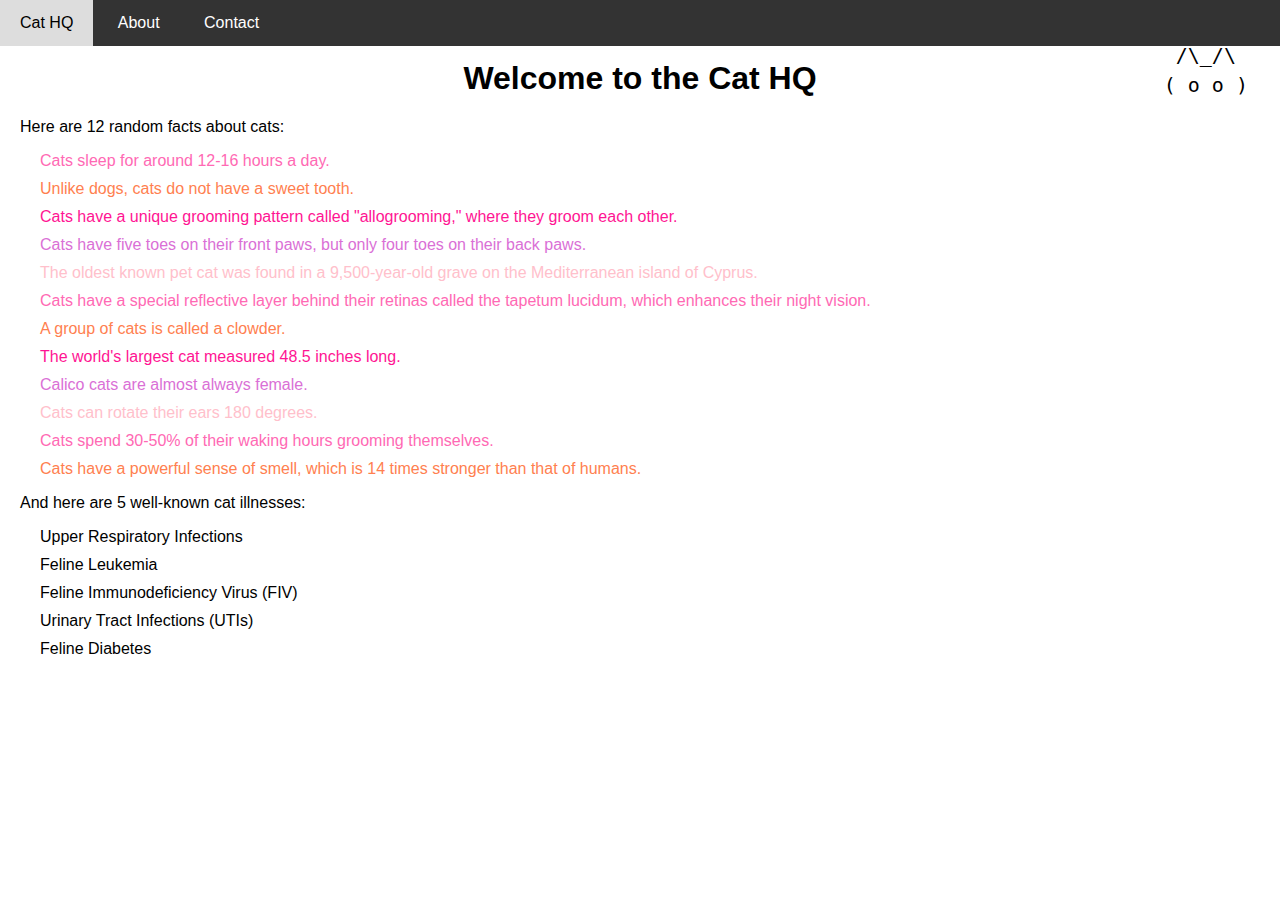
<file: index.html>
<!DOCTYPE html>
<html lang="en">
<head>
    <meta charset="UTF-8">
    <meta name="viewport" content="width=device-width, initial-scale=1.0">
    <title>Cat HQ | Welcome to the Cat HQ</title>
    <style>
        /* Simple CSS for body text */
        body {
            font-family: Arial, sans-serif;
            margin: 0;
            padding: 20px;
            text-align: left;
            position: relative;
        }
        h1 {
            text-align: center;
            margin-top: 40px; /* Two text lines distance from navigation */
        }
        p {
            margin-bottom: 15px;
        }
        ol {
            list-style-type: none;
            padding-left: 20px;
        }
        ol li {
            margin-bottom: 10px;
        }
        .cat-container {
            font-size: 20px;
            line-height: 1.5;
            text-align: center;
            position: absolute;
            top: 20px;
            right: 20px;
        }
        nav {
            background-color: #333;
            overflow: hidden;
            width: 100%;
            position: absolute;
            top: 0;
            left: 0;
        }
        nav a {
            display: inline-block;
            color: white;
            text-align: center;
            padding: 14px 20px;
            text-decoration: none;
        }
        nav a:hover {
            background-color: #ddd;
            color: black;
        }
    </style>
</head>
<body>
    <!-- Navigation Pane -->
    <nav>
        <a href="index.html">Cat HQ</a>
        <a href="about.html">About</a>
        <a href="contact.html">Contact</a>
    </nav>
    
    <!-- Title Page -->
    <div id="title-page">
        <h1>Welcome to the Cat HQ</h1>
        <p>Here are 12 random facts about cats:</p>
        <ol>
            <li style="color: #FF69B4;">Cats sleep for around 12-16 hours a day.</li>
            <li style="color: #FF7F50;">Unlike dogs, cats do not have a sweet tooth.</li>
            <li style="color: #FF1493;">Cats have a unique grooming pattern called "allogrooming," where they groom each other.</li>
            <li style="color: #DA70D6;">Cats have five toes on their front paws, but only four toes on their back paws.</li>
            <li style="color: #FFC0CB;">The oldest known pet cat was found in a 9,500-year-old grave on the Mediterranean island of Cyprus.</li>
            <li style="color: #FF69B4;">Cats have a special reflective layer behind their retinas called the tapetum lucidum, which enhances their night vision.</li>
            <li style="color: #FF7F50;">A group of cats is called a clowder.</li>
            <li style="color: #FF1493;">The world's largest cat measured 48.5 inches long.</li>
            <li style="color: #DA70D6;">Calico cats are almost always female.</li>
            <li style="color: #FFC0CB;">Cats can rotate their ears 180 degrees.</li>
            <li style="color: #FF69B4;">Cats spend 30-50% of their waking hours grooming themselves.</li>
            <li style="color: #FF7F50;">Cats have a powerful sense of smell, which is 14 times stronger than that of humans.</li>
        </ol>
        <p>And here are 5 well-known cat illnesses:</p>
        <ol>
            <li>Upper Respiratory Infections</li>
            <li>Feline Leukemia</li>
            <li>Feline Immunodeficiency Virus (FIV)</li>
            <li>Urinary Tract Infections (UTIs)</li>
            <li>Feline Diabetes</li>
        </ol>
    </div>
    <!-- Cat ASCII Art -->
    <div class="cat-container">
        <pre>
 /\_/\  
( o o ) 
        </pre>
    </div>
</body>
</html>
</file>
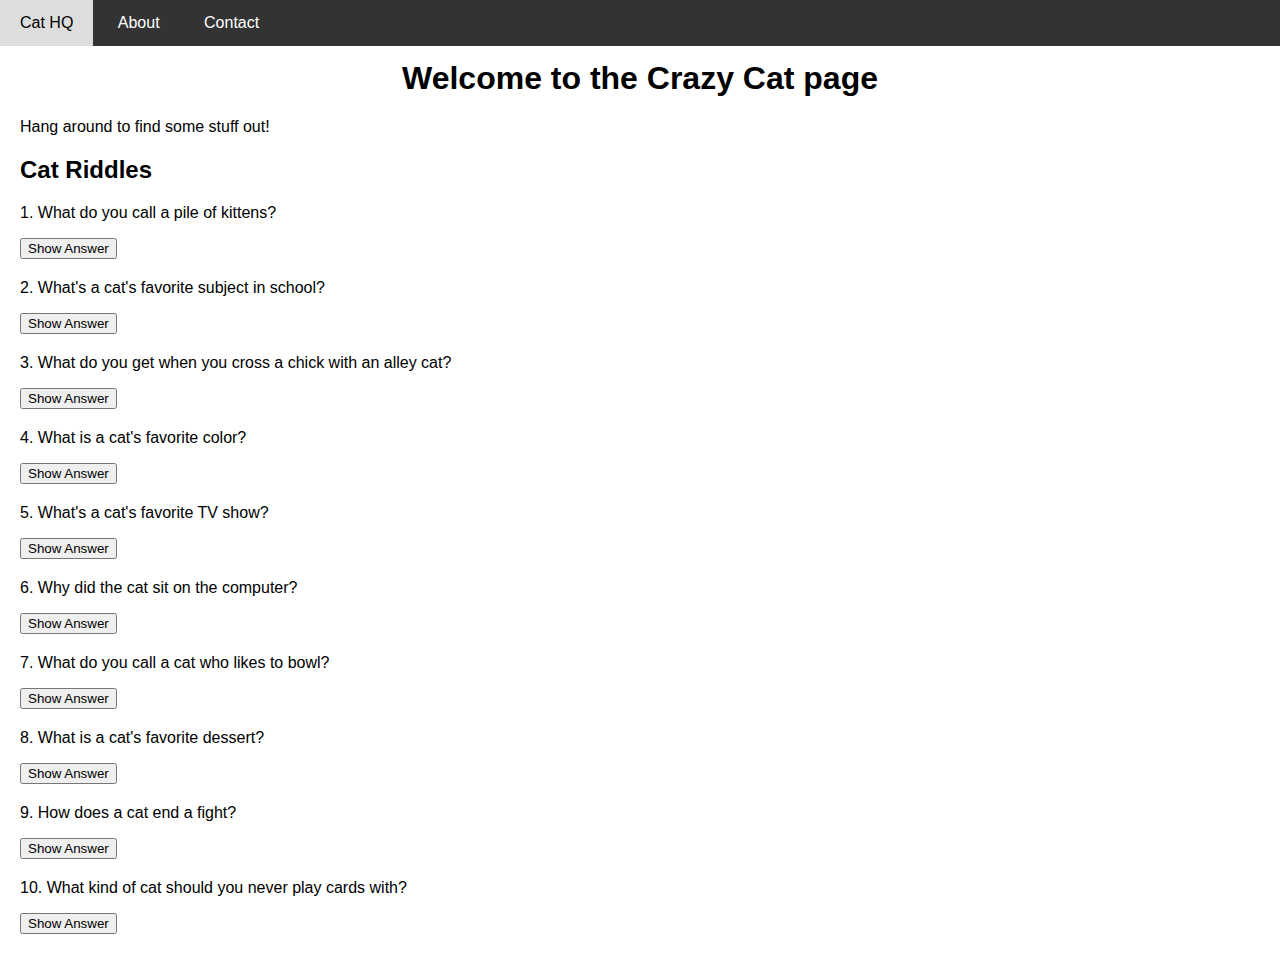
<file: about.html>
<!DOCTYPE html>
<html lang="en">
<head>
    <meta charset="UTF-8">
    <meta name="viewport" content="width=device-width, initial-scale=1.0">
    <title>Cat HQ | Welcome to the Crazy Cat page</title>
    <style>
        /* Simple CSS for body text */
        body {
            font-family: Arial, sans-serif;
            margin: 0;
            padding: 20px;
            text-align: left;
            background-color: #fff; /* Initial background color */
        }
        h1 {
            text-align: center;
            margin-top: 40px; /* Two text lines distance from navigation */
        }
        nav {
            background-color: #333;
            overflow: hidden;
            width: 100%;
            position: absolute;
            top: 0;
            left: 0;
        }
        nav a {
            display: inline-block;
            color: white;
            text-align: center;
            padding: 14px 20px;
            text-decoration: none;
        }
        nav a:hover {
            background-color: #ddd;
            color: black;
        }
        .riddle-list {
            margin-top: 20px;
        }
        .riddle {
            margin-bottom: 20px;
        }
        .answer {
            display: none;
        }
    </style>
</head>
<body>
    <!-- Navigation Pane -->
    <nav>
        <a href="index.html" id="catHQLink">Cat HQ</a>
        <a href="about.html" id="aboutLink">About</a>
        <a href="contact.html" id="contactLink">Contact</a>
    </nav>
    
    <h1>Welcome to the Crazy Cat page</h1>
    <p>Hang around to find some stuff out!</p>

    <!-- Cat Riddles -->
    <div class="riddle-list">
        <h2>Cat Riddles</h2>
        <div class="riddle">
            <p>1. What do you call a pile of kittens?</p>
            <button onclick="showAnswer(1)">Show Answer</button>
            <p class="answer" id="answer1">A meow-tain!</p>
        </div>
        <div class="riddle">
            <p>2. What's a cat's favorite subject in school?</p>
            <button onclick="showAnswer(2)">Show Answer</button>
            <p class="answer" id="answer2">Hisstory!</p>
        </div>
        <div class="riddle">
            <p>3. What do you get when you cross a chick with an alley cat?</p>
            <button onclick="showAnswer(3)">Show Answer</button>
            <p class="answer" id="answer3">A peeping tom!</p>
        </div>
        <div class="riddle">
            <p>4. What is a cat's favorite color?</p>
            <button onclick="showAnswer(4)">Show Answer</button>
            <p class="answer" id="answer4">Purr-ple!</p>
        </div>
        <div class="riddle">
            <p>5. What's a cat's favorite TV show?</p>
            <button onclick="showAnswer(5)">Show Answer</button>
            <p class="answer" id="answer5">The evening mews!</p>
        </div>
        <div class="riddle">
            <p>6. Why did the cat sit on the computer?</p>
            <button onclick="showAnswer(6)">Show Answer</button>
            <p class="answer" id="answer6">Because it wanted to keep an eye on the mouse!</p>
        </div>
        <div class="riddle">
            <p>7. What do you call a cat who likes to bowl?</p>
            <button onclick="showAnswer(7)">Show Answer</button>
            <p class="answer" id="answer7">An alley cat!</p>
        </div>
        <div class="riddle">
            <p>8. What is a cat's favorite dessert?</p>
            <button onclick="showAnswer(8)">Show Answer</button>
            <p class="answer" id="answer8">Mice cream!</p>
        </div>
        <div class="riddle">
            <p>9. How does a cat end a fight?</p>
            <button onclick="showAnswer(9)">Show Answer</button>
            <p class="answer" id="answer9">With a hiss-tory lesson!</p>
        </div>
        <div class="riddle">
            <p>10. What kind of cat should you never play cards with?</p>
            <button onclick="showAnswer(10)">Show Answer</button>
            <p class="answer" id="answer10">A cheetah!</p>
        </div>
    </div>

    <script>
        function showAnswer(id) {
            var answer = document.getElementById('answer' + id);
            if (answer.style.display === 'none') {
                answer.style.display = 'block';
                changeBackgroundColor(); // Call function to change background color along the dark blue spectrum
            } else {
                answer.style.display = 'none';
            }
        }

        function changeBackgroundColor() {
            var body = document.querySelector('body');
            var colors = ['#00008B', '#0000CD', '#0000FF']; // Dark blue spectrum colors
            var bgColor = colors[Math.floor(Math.random() * colors.length)];
            body.style.backgroundColor = bgColor;
            localStorage.setItem('bgColor', bgColor); // Store the background color in localStorage
        }

        // Check for stored background color and set it on page load
        window.addEventListener('load', function() {
            var storedBgColor = localStorage.getItem('bgColor');
            if (storedBgColor) {
                var body = document.querySelector('body');
                body.style.backgroundColor = storedBgColor;
            }
        });
    </script>
</body>
</html>
</file>
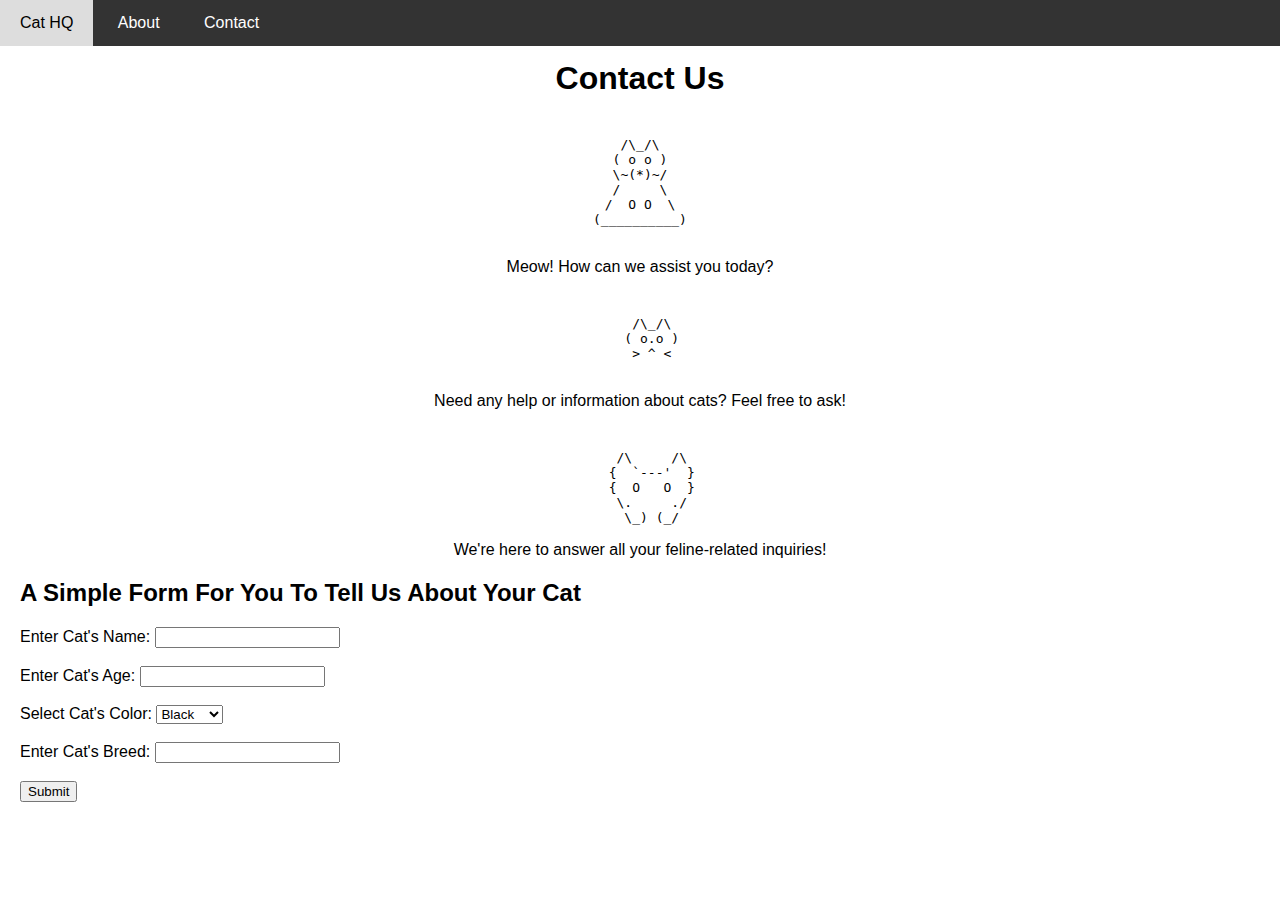
<file: contact.html>
<!DOCTYPE html>
<html lang="en">
<head>
    <meta charset="UTF-8">
    <meta name="viewport" content="width=device-width, initial-scale=1.0">
    <title>Contact Page</title>
    <link rel="stylesheet" href="styles.css">
</head>
<body>
<!-- about.html -->
<nav>
    <a href="index.html">Cat HQ</a>
    <a href="about.html">About</a>
    <a href="contact.html">Contact</a>
</nav>

    
    <h1>Contact Us</h1>
    
    <!-- Text Drawings of Cats -->
    <div class="cat-drawing">
        <pre>
  /\_/\  
 ( o o ) 
\~(*)~/
/     \
/  O O  \
(__________)
        </pre>
        <p>Meow! How can we assist you today?</p>
    </div>

    <div class="cat-drawing">
        <pre>
   /\_/\
   ( o.o )
   > ^ <
 </pre>
        <p>Need any help or information about cats? Feel free to ask!</p>
    </div>

    <div class="cat-drawing">
        <pre>
   /\     /\
   {  `---'  }
   {  O   O  }
   \.     ./
   \_) (_/
</pre>
        <p>We're here to answer all your feline-related inquiries!</p>
    </div>
	
	  <!-- Random Cat Form -->
    <form id="cat-form" action="#" method="post">
        <h2>A Simple Form For You To Tell Us About Your Cat</h2>
        <label for="cat-name">Enter Cat's Name:</label>
        <input type="text" id="cat-name" name="cat-name" required><br><br>
        
        <label for="cat-age">Enter Cat's Age:</label>
        <input type="number" id="cat-age" name="cat-age" required><br><br>

        <label for="cat-color">Select Cat's Color:</label>
        <select id="cat-color" name="cat-color" required>
            <option value="black">Black</option>
            <option value="white">White</option>
            <option value="gray">Gray</option>
            <option value="brown">Brown</option>
            <option value="orange">Orange</option>
        </select><br><br>

        <label for="cat-breed">Enter Cat's Breed:</label>
        <input type="text" id="cat-breed" name="cat-breed" required><br><br>

        <input type="submit" value="Submit">
    </form>



    <script src="script.js" defer></script>
</body>
</html>
</file>
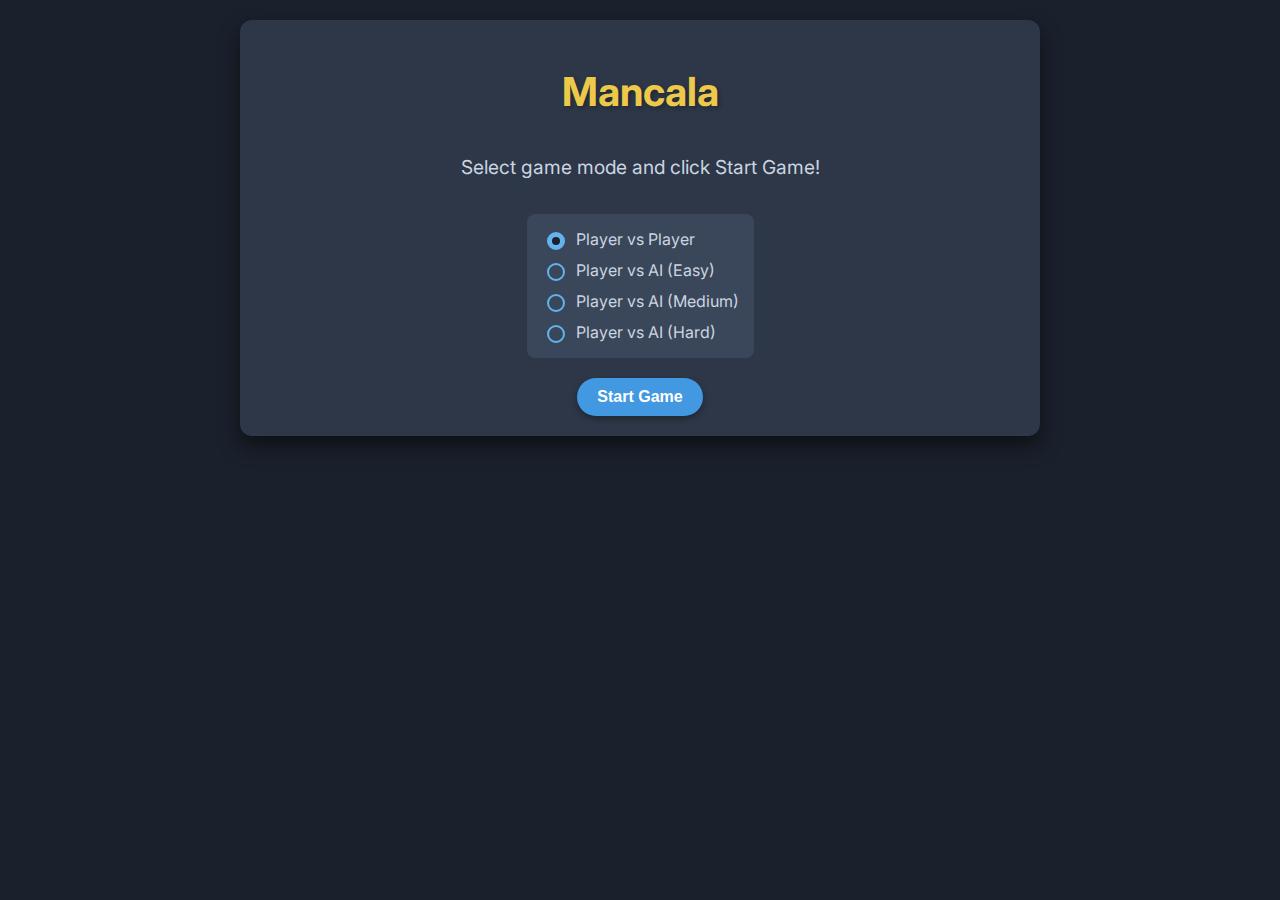
<file: MancalaGame.html>
<!DOCTYPE html>
<html lang="en">
<head>
    <meta charset="UTF-8">
    <meta name="viewport" content="width=device-width, initial-scale=1.0">
    <title>Mancala Game</title>
    <link href="https://fonts.googleapis.com/css2?family=Inter:wght@400;700&display=swap" rel="stylesheet">
    <style>
        /* General body styling */
        body {
            margin: 0;
            overflow-y: auto;
            display: flex;
            flex-direction: column;
            justify-content: flex-start;
            align-items: center;
            min-height: 100vh;
            background-color: #1a202c; /* Dark gray background */
            font-family: 'Inter', sans-serif;
            color: #ffffff;
            padding: 20px;
            box-sizing: border-box;
        }

        /* Game container styling */
        .mancala-game-container {
            display: flex;
            flex-direction: column;
            align-items: center;
            background-color: #2d3748; /* Slightly lighter dark background */
            border-radius: 12px;
            padding: 20px;
            box-shadow: 0 10px 20px rgba(0, 0, 0, 0.5);
            max-width: 800px; /* Max width for desktop */
            width: 100%; /* Fluid width */
            box-sizing: border-box;
            margin-bottom: 20px;
        }

        h1 {
            font-size: 2.5rem;
            font-weight: 700;
            margin-bottom: 20px;
            color: #ecc94b; /* Yellow accent for title */
            text-shadow: 2px 2px 4px rgba(0, 0, 0, 0.3);
            text-align: center;
        }

        #mancala-message {
            font-size: 1.2rem;
            margin-bottom: 20px;
            color: #cbd5e0;
            text-align: center;
        }

        /* Mancala board layout */
        .mancala-board {
            display: grid;
            grid-template-columns: 1fr repeat(6, 1fr) 1fr; /* Store, 6 pits, Store */
            grid-template-rows: auto auto; /* Two rows for pits */
            gap: 10px;
            width: 100%;
            max-width: 760px; /* Adjust based on desired pit size */
            margin: 20px 0;
            background-color: #4a5568; /* Board background */
            border-radius: 15px;
            padding: 15px;
            box-shadow: inset 0 0 10px rgba(0, 0, 0, 0.3);
        }

        /* Store styling */
        .store {
            grid-row: 1 / span 2; /* Spans both rows */
            display: flex;
            flex-direction: column;
            justify-content: center;
            align-items: center;
            background-color: #63b3ed; /* Blue for stores */
            border-radius: 50px; /* Pill shape */
            padding: 10px;
            min-width: 70px; /* Increased minimum width for stores */
            min-height: 130px; /* Increased minimum height for stores */
            box-shadow: 0 2px 5px rgba(0, 0, 0, 0.3);
            font-size: 1.5rem;
            font-weight: bold;
            color: #1a202c;
            box-sizing: border-box; /* Ensure padding is included */
        }

        .store.player-1 {
            grid-column: 8; /* Right side for Player 1's store */
        }

        .store.player-2 {
            grid-column: 1; /* Left side for Player 2's store */
        }

        /* Pit styling */
        .pit {
            width: 90px; /* Increased fixed width for pits */
            height: 90px; /* Increased fixed height for pits */
            background-color: #a0aec0; /* Lighter gray for pits */
            border-radius: 50%; /* Circular pits */
            display: flex;
            justify-content: center;
            align-items: center;
            font-size: 1.2rem;
            font-weight: bold;
            color: #1a202c;
            cursor: pointer;
            transition: background-color 0.2s ease, transform 0.1s ease;
            box-shadow: inset 0 0 5px rgba(0, 0, 0, 0.2), 0 2px 5px rgba(0, 0, 0, 0.3);
            box-sizing: border-box; /* Ensure padding is included */
            overflow: hidden; /* Hide anything that overflows */
        }

        .pit:hover:not(.disabled) {
            background-color: #cbd5e0; /* Lighter on hover */
            transform: translateY(-2px);
        }

        .pit.disabled {
            cursor: not-allowed;
            opacity: 0.7;
        }

        /* Player 1's pits (bottom row) */
        .pit.player-1-pit {
            grid-row: 2;
        }

        /* Player 2's pits (top row) */
        .pit.player-2-pit {
            grid-row: 1;
        }

        /* Active player highlight */
        .current-player-highlight {
            border: 3px solid #48bb78; /* Green border for current player */
            box-shadow: 0 0 15px rgba(72, 187, 120, 0.8);
        }

        /* Stone count styling - ensures centering */
        .pit .stone-count, .store .stone-count {
            display: flex;
            justify-content: center;
            align-items: center;
            width: 100%;
            height: 100%;
            text-align: center;
            line-height: 1; /* Adjust line height to prevent extra space */
            z-index: 10; /* Ensure count is above any potential background */
            color: #1a202c;
            text-shadow: 1px 1px 2px rgba(255, 255, 255, 0.3);
        }

        /* Game controls and mode selection */
        .game-controls {
            margin-top: 20px;
            display: flex;
            gap: 15px;
            flex-wrap: wrap; /* Allow wrapping on smaller screens */
            justify-content: center;
        }

        .game-button {
            padding: 10px 20px;
            font-size: 1rem;
            font-weight: 600;
            color: #fff;
            background-color: #4299e1; /* Blue button */
            border: none;
            border-radius: 25px;
            cursor: pointer;
            transition: all 0.3s ease;
            box-shadow: 0 3px 6px rgba(0, 0, 0, 0.3);
            outline: none;
        }

        .game-button:hover {
            background-color: #3182ce;
            transform: translateY(-2px);
        }

        .game-button:disabled {
            background-color: #a0aec0;
            cursor: not-allowed;
            box-shadow: none;
            transform: none;
        }

        .game-mode-selection, .difficulty-selection {
            background-color: #3a475a;
            border-radius: 8px;
            padding: 15px;
            margin-top: 15px;
            display: flex;
            flex-direction: column;
            gap: 10px;
            align-items: flex-start;
        }

        .game-mode-selection label, .difficulty-selection label {
            display: flex;
            align-items: center;
            gap: 8px;
            cursor: pointer;
            font-size: 1rem;
            color: #cbd5e0;
        }

        .game-mode-selection input[type="radio"],
        .difficulty-selection input[type="radio"] {
            /* Basic styling for radio buttons */
            -webkit-appearance: none;
            -moz-appearance: none;
            appearance: none;
            width: 18px;
            height: 18px;
            border: 2px solid #63b3ed;
            border-radius: 50%;
            outline: none;
            cursor: pointer;
            transition: background-color 0.2s, border-color 0.2s;
            position: relative;
            display: flex;
            align-items: center;
            justify-content: center;
        }

        .game-mode-selection input[type="radio"]:checked,
        .difficulty-selection input[type="radio"]:checked {
            background-color: #63b3ed;
            border-color: #63b3ed;
        }

        .game-mode-selection input[type="radio"]:checked::before,
        .difficulty-selection input[type="radio"]:checked::before {
            content: '';
            width: 8px;
            height: 8px;
            border-radius: 50%;
            background-color: #1a202c; /* Inner dot color */
            display: block;
        }

        /* Modal for messages */
        .modal {
            display: none; /* Hidden by default */
            position: fixed; /* Stay in place */
            z-index: 1; /* Sit on top */
            left: 0;
            top: 0;
            width: 100%; /* Full width */
            height: 100%; /* Full height */
            overflow: auto; /* Enable scroll if needed */
            background-color: rgba(0,0,0,0.7); /* Black w/ opacity */
            justify-content: center;
            align-items: center;
        }

        .modal-content {
            background-color: #2d3748;
            margin: auto;
            padding: 30px;
            border: 1px solid #888;
            width: 80%;
            max-width: 400px;
            border-radius: 10px;
            box-shadow: 0 5px 15px rgba(0, 0, 0, 0.5);
            text-align: center;
            position: relative;
        }

        .close-button {
            color: #aaa;
            position: absolute;
            top: 10px;
            right: 15px;
            font-size: 28px;
            font-weight: bold;
            cursor: pointer;
        }

        .close-button:hover,
        .close-button:focus {
            color: #fff;
            text-decoration: none;
            cursor: pointer;
        }
    </style>
</head>
<body>
    <div class="mancala-game-container">
        <h1>Mancala</h1>
        <p id="mancala-message">Select game mode and click Start Game!</p>

        <div class="game-mode-selection">
            <label>
                <input type="radio" name="gameMode" value="pvp" checked> Player vs Player
            </label>
            <label>
                <input type="radio" name="gameMode" value="pve-easy"> Player vs AI (Easy)
            </label>
            <label>
                <input type="radio" name="gameMode" value="pve-medium"> Player vs AI (Medium)
            </label>
            <label>
                <input type="radio" name="gameMode" value="pve-hard"> Player vs AI (Hard)
            </label>
        </div>

        <div class="game-controls">
            <button id="startGameButton" class="game-button">Start Game</button>
            <button id="resetButton" class="game-button" style="display: none;">Reset Game</button>
        </div>

        <div class="mancala-board" style="display: none;">
            <!-- Player 2's Pits (top row, indices 12 to 7) -->
            <div class="store player-2" id="store-p2"><span class="stone-count">0</span></div>
            <div class="pit player-2-pit" id="pit-12"><span class="stone-count">4</span></div>
            <div class="pit player-2-pit" id="pit-11"><span class="stone-count">4</span></div>
            <div class="pit player-2-pit" id="pit-10"><span class="stone-count">4</span></div>
            <div class="pit player-2-pit" id="pit-9"><span class="stone-count">4</span></div>
            <div class="pit player-2-pit" id="pit-8"><span class="stone-count">4</span></div>
            <div class="pit player-2-pit" id="pit-7"><span class="stone-count">4</span></div>
            <!-- Player 1's Store (right side) -->
            <div class="store player-1" id="store-p1"><span class="stone-count">0</span></div>

            <!-- Player 1's Pits (bottom row, indices 0 to 5) -->
            <div class="pit player-1-pit" id="pit-0"><span class="stone-count">4</span></div>
            <div class="pit player-1-pit" id="pit-1"><span class="stone-count">4</span></div>
            <div class="pit player-1-pit" id="pit-2"><span class="stone-count">4</span></div>
            <div class="pit player-1-pit" id="pit-3"><span class="stone-count">4</span></div>
            <div class="pit player-1-pit" id="pit-4"><span class="stone-count">4</span></div>
            <div class="pit player-1-pit" id="pit-5"><span class="stone-count">4</span></div>
        </div>
    </div>

    <!-- Modal for game messages -->
    <div id="gameModal" class="modal">
        <div class="modal-content">
            <span class="close-button">&times;</span>
            <p id="modalMessage"></p>
            <button id="modalOkButton" class="game-button">OK</button>
        </div>
    </div>

    <script>
        // Game state variables
        let board = new Array(14).fill(0); // 0-5: P1 pits, 6: P1 store, 7-12: P2 pits, 13: P2 store
        const P1_STORE = 6;
        const P2_STORE = 13;
        let currentPlayer = 1; // 1 for Player 1, 2 for Player 2
        let gameOver = false;
        let gameMode = 'pvp'; // 'pvp', 'pve-easy', 'pve-medium', 'pve-hard'
        const AI_DELAY = 1000; // Delay in milliseconds for AI moves

        // DOM elements
        const messageDisplay = document.getElementById('mancala-message');
        const startGameButton = document.getElementById('startGameButton');
        const resetButton = document.getElementById('resetButton');
        const gameModeRadios = document.querySelectorAll('input[name="gameMode"]');
        const mancalaBoardEl = document.querySelector('.mancala-board');

        const pits = Array.from({ length: 13 }, (_, i) => document.getElementById(`pit-${i}`)); // pits 0-5 and 7-12
        const storeP1 = document.getElementById('store-p1');
        const storeP2 = document.getElementById('store-p2');

        // Modal elements
        const gameModal = document.getElementById('gameModal');
        const modalMessage = document.getElementById('modalMessage');
        const closeButton = document.querySelector('.close-button');
        const modalOkButton = document.getElementById('modalOkButton');

        /**
         * Initializes or resets the game board.
         * Sets 4 stones in each pit and 0 in each store.
         */
        function initializeGame() {
            for (let i = 0; i < 6; i++) {
                board[i] = 4; // Player 1's pits
                board[i + 7] = 4; // Player 2's pits
            }
            board[P1_STORE] = 0; // Player 1's store
            board[P2_STORE] = 0; // Player 2's store
            currentPlayer = 1;
            gameOver = false;
            updateBoardUI();
            updateMessage(`Player ${currentPlayer}'s Turn`);
            highlightCurrentPlayer();
            enablePitsForCurrentPlayer();

            // Show board and hide start button, show reset button
            mancalaBoardEl.style.display = 'grid';
            startGameButton.style.display = 'none';
            resetButton.style.display = 'inline-block';
            document.querySelector('.game-mode-selection').style.display = 'none';

            // If AI is Player 2 and it's Player 2's turn, make AI move
            if (gameMode !== 'pvp' && currentPlayer === 2) {
                setTimeout(makeAIMove, AI_DELAY);
            }
        }

        /**
         * Updates the visual representation of the board based on the game state.
         */
        function updateBoardUI() {
            // Update Player 1's pits (0-5)
            for (let i = 0; i < 6; i++) {
                const pitElement = document.getElementById(`pit-${i}`);
                if (pitElement) {
                    pitElement.querySelector('.stone-count').textContent = board[i];
                }
            }

            // Update Player 2's pits (7-12)
            for (let i = 7; i < 13; i++) {
                const pitElement = document.getElementById(`pit-${i}`);
                if (pitElement) {
                    pitElement.querySelector('.stone-count').textContent = board[i];
                }
            }

            // Update stores
            storeP1.querySelector('.stone-count').textContent = board[P1_STORE];
            storeP2.querySelector('.stone-count').textContent = board[P2_STORE];
        }

        /**
         * Displays a message to the user.
         * @param {string} msg - The message to display.
         */
        function updateMessage(msg) {
            messageDisplay.textContent = msg;
        }

        /**
         * Highlights the current player's side of the board.
         */
        function highlightCurrentPlayer() {
            // Remove existing highlights
            document.querySelectorAll('.current-player-highlight').forEach(el => {
                el.classList.remove('current-player-highlight');
            });

            // Add highlight to current player's pits and store
            if (currentPlayer === 1) {
                for (let i = 0; i < 6; i++) {
                    document.getElementById(`pit-${i}`).classList.add('current-player-highlight');
                }
                storeP1.classList.add('current-player-highlight');
            } else { // currentPlayer === 2
                for (let i = 7; i < 13; i++) {
                    document.getElementById(`pit-${i}`).classList.add('current-player-highlight');
                }
                storeP2.classList.add('current-player-highlight');
            }
        }

        /**
         * Enables pits for the current player and disables others.
         */
        function enablePitsForCurrentPlayer() {
            for (let i = 0; i < 13; i++) { // Iterate through all pits (excluding stores)
                const pitElement = document.getElementById(`pit-${i}`);
                if (!pitElement) continue; // Skip if element not found (e.g., store indices)

                let isPlayersPit = false;
                if (currentPlayer === 1 && i >= 0 && i <= 5) {
                    isPlayersPit = true;
                } else if (currentPlayer === 2 && i >= 7 && i <= 12) {
                    isPlayersPit = true;
                }

                if (isPlayersPit && board[i] > 0 && !gameOver && (currentPlayer === 1 || gameMode === 'pvp')) {
                    pitElement.classList.remove('disabled');
                    pitElement.style.pointerEvents = 'auto'; // Enable clicks
                } else {
                    pitElement.classList.add('disabled');
                    pitElement.style.pointerEvents = 'none'; // Disable clicks
                }
            }
        }

        /**
         * Handles a pit click event.
         * @param {number} pitIndex - The index of the pit clicked (0-13).
         */
        function handlePitClick(pitIndex) {
            if (gameOver) {
                showModal('Game is over! Please reset to play again.');
                return;
            }

            // Prevent user from clicking if it's AI's turn
            if (gameMode !== 'pvp' && currentPlayer === 2) {
                showModal("It's the AI's turn!");
                return;
            }

            // Check if it's the current player's pit and has stones
            let isValidMove = false;
            if (currentPlayer === 1 && pitIndex >= 0 && pitIndex <= 5 && board[pitIndex] > 0) {
                isValidMove = true;
            } else if (currentPlayer === 2 && pitIndex >= 7 && pitIndex <= 12 && board[pitIndex] > 0) {
                isValidMove = true;
            }

            if (!isValidMove) {
                showModal("Invalid move! Please select one of your own pits with stones.");
                return;
            }

            makeMove(pitIndex);
        }

        /**
         * Executes a move on the board.
         * @param {number} startPitIndex - The index of the pit from which stones are moved.
         */
        function makeMove(startPitIndex) {
            let stonesToSow = board[startPitIndex];
            board[startPitIndex] = 0; // Empty the starting pit
            updateBoardUI(); // Update UI immediately after emptying pit

            let currentIndex = startPitIndex;
            let lastPitLandedIn = -1;
            let goAgain = false;

            while (stonesToSow > 0) {
                currentIndex = (currentIndex + 1) % 14; // Move to the next pit, wrap around

                // Skip opponent's store
                if (currentPlayer === 1 && currentIndex === P2_STORE) {
                    continue;
                }
                if (currentPlayer === 2 && currentIndex === P1_STORE) {
                    continue;
                }

                board[currentIndex]++; // Drop a stone
                stonesToSow--;
                lastPitLandedIn = currentIndex;
                updateBoardUI(); // Update UI after each stone drop for visual feedback
            }

            // Check for 'go again' (landing in own store)
            if (currentPlayer === 1 && lastPitLandedIn === P1_STORE) {
                goAgain = true;
            } else if (currentPlayer === 2 && lastPitLandedIn === P2_STORE) {
                goAgain = true;
            }

            // Check for capture (landing in empty own pit)
            // Conditions: last stone lands in an empty pit on current player's side, AND opposite pit has stones
            if (!goAgain) { // Only check for capture if not going again
                let isCurrentPlayersPit = false;
                let oppositePitIndex = -1;

                if (currentPlayer === 1 && lastPitLandedIn >= 0 && lastPitLandedIn <= 5) {
                    isCurrentPlayersPit = true;
                    oppositePitIndex = 12 - lastPitLandedIn;
                } else if (currentPlayer === 2 && lastPitLandedIn >= 7 && lastPitLandedIn <= 12) {
                    isCurrentPlayersPit = true;
                    oppositePitIndex = 12 - lastPitLandedIn;
                }

                if (isCurrentPlayersPit && board[lastPitLandedIn] === 1 && oppositePitIndex !== -1 && board[oppositePitIndex] > 0) {
                    const capturedStones = board[lastPitLandedIn] + board[oppositePitIndex];
                    board[lastPitLandedIn] = 0; // Empty current pit
                    board[oppositePitIndex] = 0; // Empty opposite pit
                    if (currentPlayer === 1) {
                        board[P1_STORE] += capturedStones; // Add to current player's store
                    } else {
                        board[P2_STORE] += capturedStones;
                    }
                    updateBoardUI();
                    updateMessage(`Player ${currentPlayer} captured ${capturedStones} stones!`);
                }
            }

            // Check for game end
            if (checkGameEnd()) {
                endGame();
            } else {
                if (!goAgain) {
                    switchPlayer();
                }
                updateMessage(`Player ${currentPlayer}'s Turn`);
                highlightCurrentPlayer();
                enablePitsForCurrentPlayer();

                // If it's AI's turn after the move (or go again), trigger AI move
                if (gameMode !== 'pvp' && currentPlayer === 2 && !gameOver) {
                    setTimeout(makeAIMove, AI_DELAY);
                }
            }
        }

        /**
         * Switches the current player.
         */
        function switchPlayer() {
            currentPlayer = currentPlayer === 1 ? 2 : 1;
        }

        /**
         * Checks if the game has ended (one player's pits are all empty).
         * @returns {boolean} True if the game has ended, false otherwise.
         */
        function checkGameEnd() {
            let player1PitsEmpty = true;
            for (let i = 0; i < 6; i++) {
                if (board[i] > 0) {
                    player1PitsEmpty = false;
                    break;
                }
            }

            let player2PitsEmpty = true;
            for (let i = 7; i < 13; i++) {
                if (board[i] > 0) {
                    player2PitsEmpty = false;
                    break;
                }
            }

            return player1PitsEmpty || player2PitsEmpty;
        }

        /**
         * Ends the game, collects remaining stones, and determines the winner.
         */
        function endGame() {
            gameOver = true;
            // Collect remaining stones from pits into respective stores
            for (let i = 0; i < 6; i++) {
                board[P1_STORE] += board[i];
                board[i] = 0;
            }
            for (let i = 7; i < 13; i++) {
                board[P2_STORE] += board[i];
                board[i] = 0;
            }
            updateBoardUI(); // Final UI update

            const scoreP1 = board[P1_STORE];
            const scoreP2 = board[P2_STORE];

            let finalMessage = `Game Over! Player 1: ${scoreP1} stones, Player 2: ${scoreP2} stones. `;
            if (scoreP1 > scoreP2) {
                finalMessage += "Player 1 Wins!";
            } else if (scoreP2 > scoreP1) {
                finalMessage += "Player 2 Wins!";
            } else {
                finalMessage += "It's a Tie!";
            }
            showModal(finalMessage);
            updateMessage("Game Over! Click Reset to play again.");
            // Disable all pits
            document.querySelectorAll('.pit').forEach(pit => {
                pit.classList.add('disabled');
                pit.style.pointerEvents = 'none';
            });
        }

        /**
         * Shows the custom modal with a message.
         * @param {string} message - The message to display in the modal.
         */
        function showModal(message) {
            modalMessage.textContent = message;
            gameModal.style.display = 'flex'; // Use flex to center
        }

        /**
         * Hides the custom modal.
         */
        function hideModal() {
            gameModal.style.display = 'none';
        }

        // --- AI Logic ---

        /**
         * Makes a move for the AI player.
         */
        function makeAIMove() {
            if (gameOver) return;
            updateMessage("AI's Turn...");
            enablePitsForCurrentPlayer(); // Disable user interaction during AI turn

            setTimeout(() => {
                const chosenPit = chooseAIMove(gameMode);
                if (chosenPit !== -1) {
                    makeMove(chosenPit);
                } else {
                    // This case should ideally not happen if game is not over and there are moves
                    console.error("AI could not find a valid move.");
                    // Fallback to switch player if no valid moves (should be handled by checkGameEnd)
                    if (!checkGameEnd()) {
                        switchPlayer();
                        updateMessage(`Player ${currentPlayer}'s Turn`);
                        highlightCurrentPlayer();
                        enablePitsForCurrentPlayer();
                    }
                }
            }, AI_DELAY);
        }

        /**
         * Gets all valid pits for the current player that have stones.
         * @returns {number[]} An array of valid pit indices.
         */
        function getValidAIMoves() {
            const validMoves = [];
            const startPit = (currentPlayer === 1) ? 0 : 7;
            const endPit = (currentPlayer === 1) ? 5 : 12;

            for (let i = startPit; i <= endPit; i++) {
                if (board[i] > 0) {
                    validMoves.push(i);
                }
            }
            return validMoves;
        }

        /**
         * Simulates a move on a temporary board state.
         * @param {number[]} currentBoard - The current board state.
         * @param {number} startPitIndex - The pit to move from.
         * @param {number} player - The player making the move.
         * @returns {{newBoard: number[], landedInStore: boolean, capturedStones: number}} Simulation result.
         */
        function simulateMove(currentBoard, startPitIndex, player) {
            let tempBoard = [...currentBoard]; // Create a copy
            let stonesToSow = tempBoard[startPitIndex];
            tempBoard[startPitIndex] = 0;

            let currentIndex = startPitIndex;
            let landedInStore = false;
            let capturedStones = 0;
            let lastPitLandedIn = -1;

            while (stonesToSow > 0) {
                currentIndex = (currentIndex + 1) % 14;

                // Skip opponent's store
                if (player === 1 && currentIndex === P2_STORE) {
                    continue;
                }
                if (player === 2 && currentIndex === P1_STORE) {
                    continue;
                }

                tempBoard[currentIndex]++;
                stonesToSow--;
                lastPitLandedIn = currentIndex;
            }

            if (player === 1 && lastPitLandedIn === P1_STORE) {
                landedInStore = true;
            } else if (player === 2 && lastPitLandedIn === P2_STORE) {
                landedInStore = true;
            }

            // Check for capture in simulation
            if (!landedInStore) {
                let isPlayersPit = false;
                let oppositePitIndex = -1;

                if (player === 1 && lastPitLandedIn >= 0 && lastPitLandedIn <= 5) {
                    isPlayersPit = true;
                    oppositePitIndex = 12 - lastPitLandedIn;
                } else if (player === 2 && lastPitLandedIn >= 7 && lastPitLandedIn <= 12) {
                    isCurrentPlayersPit = true;
                    oppositePitIndex = 12 - lastPitLandedIn;
                }

                if (isPlayersPit && tempBoard[lastPitLandedIn] === 1 && oppositePitIndex !== -1 && tempBoard[oppositePitIndex] > 0) {
                    capturedStones = tempBoard[lastPitLandedIn] + tempBoard[oppositePitIndex];
                    tempBoard[lastPitLandedIn] = 0;
                    tempBoard[oppositePitIndex] = 0;
                    if (player === 1) {
                        tempBoard[P1_STORE] += capturedStones;
                    } else {
                        tempBoard[P2_STORE] += capturedStones;
                    }
                }
            }

            return { newBoard: tempBoard, landedInStore: landedInStore, capturedStones: capturedStones };
        }

        /**
         * AI chooses a move based on difficulty.
         * @param {string} difficulty - 'pve-easy', 'pve-medium', 'pve-hard'.
         * @returns {number} The chosen pit index.
         */
        function chooseAIMove(difficulty) {
            const validMoves = getValidAIMoves();
            if (validMoves.length === 0) {
                return -1; // No valid moves
            }

            if (difficulty === 'pve-easy') {
                return validMoves[Math.floor(Math.random() * validMoves.length)];
            }

            // For Medium and Hard, evaluate moves
            let bestMoves = [];
            let maxScoreIncrease = -1; // Track potential score increase from captures

            for (const move of validMoves) {
                const { newBoard, landedInStore, capturedStones } = simulateMove(board, move, currentPlayer);

                if (landedInStore) {
                    bestMoves.push({ pit: move, score: Infinity, type: 'goAgain' }); // Go again is highest priority
                } else if (capturedStones > 0) {
                    // Prioritize captures, especially larger ones
                    if (capturedStones > maxScoreIncrease) {
                        maxScoreIncrease = capturedStones;
                        bestMoves = [{ pit: move, score: capturedStones, type: 'capture' }];
                    } else if (capturedStones === maxScoreIncrease) {
                        bestMoves.push({ pit: move, score: capturedStones, type: 'capture' });
                    }
                } else {
                    bestMoves.push({ pit: move, score: 0, type: 'normal' }); // Normal move
                }
            }

            // Filter for 'go again' moves first
            const goAgainMoves = bestMoves.filter(m => m.type === 'goAgain');
            if (goAgainMoves.length > 0) {
                return goAgainMoves[Math.floor(Math.random() * goAgainMoves.length)].pit;
            }

            // If no 'go again' moves, filter for capture moves
            const captureMoves = bestMoves.filter(m => m.type === 'capture' && m.score === maxScoreIncrease);
            if (captureMoves.length > 0) {
                // For 'hard', if there are multiple captures, prefer one that empties the pit
                if (difficulty === 'pve-hard') {
                    const emptyingCaptures = captureMoves.filter(m => board[m.pit] === 1); // Pit becomes empty after move
                    if (emptyingCaptures.length > 0) {
                        return emptyingCaptures[Math.floor(Math.random() * emptyingCaptures.length)].pit;
                    }
                }
                return captureMoves[Math.floor(Math.random() * captureMoves.length)].pit;
            }

            // If no 'go again' or capture moves, pick a random normal move
            const normalMoves = bestMoves.filter(m => m.type === 'normal');
            if (normalMoves.length > 0) {
                // For 'hard', if no special moves, try to spread stones evenly or move from pits with many stones
                if (difficulty === 'pve-hard') {
                    // Simple heuristic: pick a move that puts stones into opponent's pits (to avoid giving them captures)
                    // Or simply pick the pit with the most stones to distribute widely
                    let bestNormalMove = -1;
                    let maxStonesInPit = -1;
                    for (const move of normalMoves) {
                        if (board[move.pit] > maxStonesInPit) {
                            maxStonesInPit = board[move.pit];
                            bestNormalMove = move.pit;
                        }
                    }
                    if (bestNormalMove !== -1) return bestNormalMove;
                }
                return normalMoves[Math.floor(Math.random() * normalMoves.length)].pit;
            }

            // Fallback: should not be reached if validMoves is not empty
            return validMoves[Math.floor(Math.random() * validMoves.length)];
        }


        // Event Listeners
        startGameButton.addEventListener('click', initializeGame);
        resetButton.addEventListener('click', () => {
            // Reset UI to initial state
            mancalaBoardEl.style.display = 'none';
            startGameButton.style.display = 'inline-block';
            resetButton.style.display = 'none';
            document.querySelector('.game-mode-selection').style.display = 'flex';
            updateMessage("Select game mode and click Start Game!");
            // Re-initialize game state without dealing immediately
            board = new Array(14).fill(0);
            currentPlayer = 1;
            gameOver = false;
            updateBoardUI(); // Clear numbers
            document.querySelectorAll('.current-player-highlight').forEach(el => {
                el.classList.remove('current-player-highlight');
            });
            document.querySelectorAll('.pit').forEach(pit => {
                pit.classList.remove('disabled');
                pit.style.pointerEvents = 'auto';
            });
        });

        gameModeRadios.forEach(radio => {
            radio.addEventListener('change', (event) => {
                gameMode = event.target.value;
                updateMessage(`Game mode set to: ${event.target.labels[0].textContent}. Click Start Game!`);
            });
        });

        // Add click listeners to pits
        document.querySelectorAll('.pit').forEach((pitElement) => {
            pitElement.addEventListener('click', (event) => {
                const pitId = event.currentTarget.id; // e.g., 'pit-0'
                const pitIndex = parseInt(pitId.split('-')[1]);
                handlePitClick(pitIndex);
            });
        });

        closeButton.addEventListener('click', hideModal);
        modalOkButton.addEventListener('click', hideModal);
        window.addEventListener('click', (event) => {
            if (event.target === gameModal) {
                hideModal();
            }
        });

        // Initial state on load
        window.onload = () => {
            mancalaBoardEl.style.display = 'none'; // Hide board initially
            resetButton.style.display = 'none'; // Hide reset button initially
            updateMessage("Select game mode and click Start Game!");
        };

    </script>
</body>
</html>
</file>
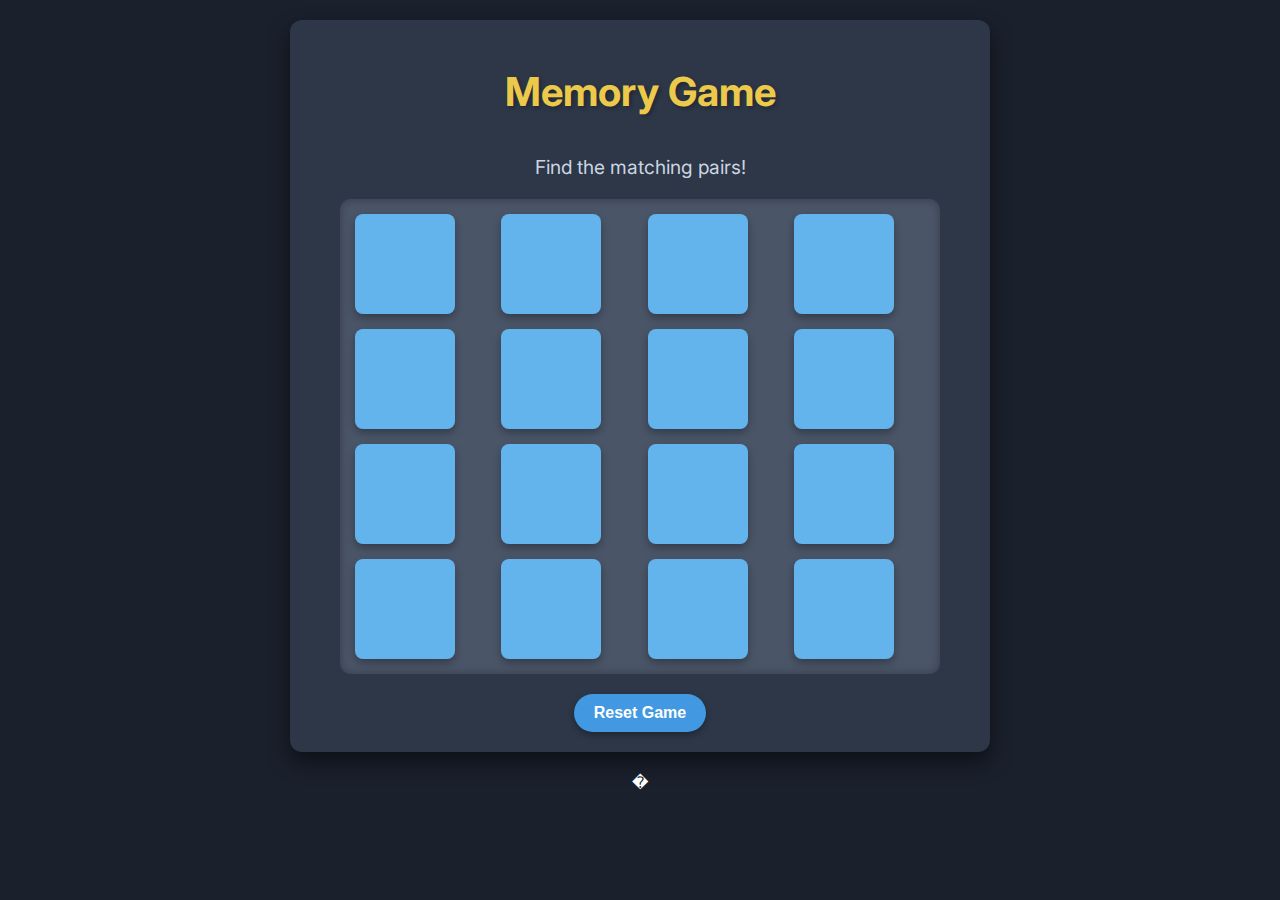
<file: MemoryGame.html>
<!DOCTYPE html>
<html lang="en">
<head>
    <meta charset="UTF-8">
    <meta name="viewport" content="width=device-width, initial-scale=1.0">
    <title>Memory Game</title>
    <link href="https://fonts.googleapis.com/css2?family=Inter:wght@400;700&display=swap" rel="stylesheet">
    <style>
        /* General body styling */
        body {
            margin: 0;
            overflow-y: auto;
            display: flex;
            flex-direction: column;
            justify-content: flex-start;
            align-items: center;
            min-height: 100vh;
            background-color: #1a202c; /* Dark gray background */
            font-family: 'Inter', sans-serif;
            color: #ffffff;
            padding: 20px;
            box-sizing: border-box;
        }

        /* Game container styling */
        .memory-game-container {
            display: flex;
            flex-direction: column;
            align-items: center;
            background-color: #2d3748; /* Slightly lighter dark background */
            border-radius: 12px;
            padding: 20px;
            box-shadow: 0 10px 20px rgba(0, 0, 0, 0.5);
            max-width: 700px; /* Max width for desktop */
            width: 100%; /* Fluid width */
            box-sizing: border-box;
            margin-bottom: 20px;
        }

        h1 {
            font-size: 2.5rem;
            font-weight: 700;
            margin-bottom: 20px;
            color: #ecc94b; /* Yellow accent for title */
            text-shadow: 2px 2px 4px rgba(0, 0, 0, 0.3);
            text-align: center;
        }

        #memory-message {
            font-size: 1.2rem;
            margin-bottom: 20px;
            color: #cbd5e0;
            text-align: center;
        }

        /* Game board grid */
        .memory-game-board {
            display: grid;
            grid-template-columns: repeat(4, 1fr); /* 4 columns */
            grid-gap: 15px;
            padding: 15px;
            background-color: #4a5568; /* Board background */
            border-radius: 10px;
            box-shadow: inset 0 0 10px rgba(0, 0, 0, 0.3);
            width: 100%;
            max-width: 600px; /* Max width for the grid */
            box-sizing: border-box;
        }

        /* When the board is locked, prevent pointer events */
        .memory-game-board.locked {
            pointer-events: none;
            opacity: 0.8; /* Slightly dim to indicate locked state */
        }

        /* Card styling */
        .card-container {
            perspective: 1000px; /* For 3D flip effect */
            width: 100px; /* Fixed card width */
            height: 100px; /* Fixed card height */
            cursor: pointer;
        }

        .memory-card {
            width: 100%;
            height: 100%;
            position: relative;
            transform-style: preserve-3d;
            transition: transform 0.5s;
            border-radius: 8px;
            box-shadow: 0 4px 8px rgba(0, 0, 0, 0.3);
        }

        .memory-card.flipped {
            transform: rotateY(180deg);
        }

        .front-face, .back-face {
            position: absolute;
            width: 100%;
            height: 100%;
            backface-visibility: hidden;
            border-radius: 8px;
            display: flex;
            justify-content: center;
            align-items: center;
            font-size: 2.5rem;
            font-weight: bold;
            color: #ffffff;
            user-select: none; /* Prevent text selection */
        }

        .back-face {
            background-color: #63b3ed; /* Blue card back */
            transform: rotateY(0deg);
        }

        .front-face {
            background-color: #48bb78; /* Green card front */
            transform: rotateY(180deg);
        }

        /* Matched cards */
        .memory-card.matched .front-face,
        .memory-card.matched .back-face {
            opacity: 0.5; /* Fade out matched cards */
            pointer-events: none; /* Disable clicks on matched cards */
        }

        /* Game controls */
        .game-controls {
            margin-top: 20px;
            display: flex;
            gap: 15px;
        }

        .game-button {
            padding: 10px 20px;
            font-size: 1rem;
            font-weight: 600;
            color: #fff;
            background-color: #4299e1; /* Blue button */
            border: none;
            border-radius: 25px;
            cursor: pointer;
            transition: all 0.3s ease;
            box-shadow: 0 3px 6px rgba(0, 0, 0, 0.3);
            outline: none;
        }

        .game-button:hover {
            background-color: #3182ce;
            transform: translateY(-2px);
        }

        .game-button:disabled {
            background-color: #a0aec0;
            cursor: not-allowed;
            box-shadow: none;
            transform: none;
        }

        /* Modal for messages */
        .modal {
            display: none; /* Hidden by default */
            position: fixed; /* Stay in place */
            z-index: 1; /* Sit on top */
            left: 0;
            top: 0;
            width: 100%; /* Full width */
            height: 100%; /* Full height */
            overflow: auto; /* Enable scroll if needed */
            background-color: rgba(0,0,0,0.7); /* Black w/ opacity */
            justify-content: center;
            align-items: center;
        }

        .modal-content {
            background-color: #2d3748;
            margin: auto;
            padding: 30px;
            border: 1px solid #888;
            width: 80%;
            max-width: 400px;
            border-radius: 10px;
            box-shadow: 0 5px 15px rgba(0,0,0,0.5);
            text-align: center;
            position: relative;
        }

        .close-button {
            color: #aaa;
            position: absolute;
            top: 10px;
            right: 15px;
            font-size: 28px;
            font-weight: bold;
            cursor: pointer;
        }

        .close-button:hover,
        .close-button:focus {
            color: #fff;
            text-decoration: none;
            cursor: pointer;
        }
    </style>
</head>
<body>
    <div class="memory-game-container">
        <h1>Memory Game</h1>
        <p id="memory-message">Find the matching pairs!</p>

        <div class="memory-game-board" id="game-board">
            <!-- Cards will be dynamically inserted here by JavaScript -->
        </div>

        <div class="game-controls">
            <button id="resetButton" class="game-button">Reset Game</button>
        </div>
    </div>

    <!-- Modal for game messages -->
    <div id="gameModal" class="modal">
        <div class="modal-content">
            <span class="close-button">&times;</span>
            <p id="modalMessage"></p>
            <button id="modalOkButton" class="game-button">OK</button>
        </div>
    </div>

    <script>
        // Game state variables
        const gameBoard = document.getElementById('game-board');
        const messageDisplay = document.getElementById('memory-message');
        const resetButton = document.getElementById('resetButton');

        let cards = [];
        let flippedCards = [];
        let matchedPairs = 0;
        let lockBoard = false; // Prevents flipping more than two cards at once

        // Modal elements
        const gameModal = document.getElementById('gameModal');
        const modalMessage = document.getElementById('modalMessage');
        const closeButton = document.querySelector('.close-button');
        const modalOkButton = document.getElementById('modalOkButton');

        // Card content (emojis for simplicity) - ensure an even number for pairs
        const cardContent = ['🍎', '🍌', '�', '🍇', '🍋', '🥝', '🍓', '🍍'];

        /**
         * Shows the custom modal with a message.
         * @param {string} message - The message to display in the modal.
         */
        function showModal(message) {
            modalMessage.textContent = message;
            gameModal.style.display = 'flex'; // Use flex to center
        }

        /**
         * Hides the custom modal.
         */
        function hideModal() {
            gameModal.style.display = 'none';
        }

        /**
         * Updates the message displayed to the user.
         * @param {string} msg - The message to display.
         */
        function updateMessage(msg) {
            messageDisplay.textContent = msg;
        }

        /**
         * Initializes the game board.
         */
        function initializeGame() {
            cards = [];
            flippedCards = [];
            matchedPairs = 0;
            lockBoard = false;
            gameBoard.innerHTML = ''; // Clear existing cards
            gameBoard.classList.remove('locked'); // Ensure board is unlocked on new game

            // Create pairs of cards
            let gameCards = [...cardContent, ...cardContent];
            shuffleCards(gameCards);

            // Create card elements and add to board
            gameCards.forEach((content, index) => {
                const cardContainer = document.createElement('div');
                cardContainer.classList.add('card-container');
                cardContainer.dataset.index = index; // Store original index for reference

                const memoryCard = document.createElement('div');
                memoryCard.classList.add('memory-card');
                memoryCard.dataset.content = content; // Store the content for matching

                const frontFace = document.createElement('div');
                frontFace.classList.add('front-face');
                frontFace.textContent = content;

                const backFace = document.createElement('div');
                backFace.classList.add('back-face');

                memoryCard.appendChild(frontFace);
                memoryCard.appendChild(backFace);
                cardContainer.appendChild(memoryCard);
                gameBoard.appendChild(cardContainer);

                cardContainer.addEventListener('click', flipCard);
                cards.push(memoryCard); // Store reference to the memory-card element
            });

            updateMessage("Find the matching pairs!");
        }

        /**
         * Shuffles an array using the Fisher-Yates algorithm.
         * @param {Array} array - The array to shuffle.
         */
        function shuffleCards(array) {
            for (let i = array.length - 1; i > 0; i--) {
                const j = Math.floor(Math.random() * (i + 1));
                [array[i], array[j]] = [array[j], array[i]]; // Swap elements
            }
        }

        /**
         * Handles a card flip action.
         */
        function flipCard() {
            if (lockBoard) return; // Prevent flipping if board is locked
            if (this.querySelector('.memory-card').classList.contains('flipped')) return; // Prevent re-flipping already flipped cards

            const clickedCard = this.querySelector('.memory-card');
            clickedCard.classList.add('flipped');
            flippedCards.push(clickedCard);

            if (flippedCards.length === 2) {
                lockBoard = true; // Lock board after two cards are flipped
                gameBoard.classList.add('locked'); // Add visual lock
                checkForMatch();
            }
        }

        /**
         * Checks if the two flipped cards are a match.
         */
        function checkForMatch() {
            const [card1, card2] = flippedCards;
            const isMatch = card1.dataset.content === card2.dataset.content;

            if (isMatch) {
                disableCards();
            } else {
                unflipCards();
            }
        }

        /**
         * Disables matched cards and increments matched pairs count.
         */
        function disableCards() {
            flippedCards.forEach(card => {
                card.classList.add('matched');
                card.parentElement.removeEventListener('click', flipCard); // Remove listener from container
            });
            matchedPairs++;
            updateMessage("It's a match!");
            resetBoard(); // Reset flipped cards and unlock board

            if (matchedPairs === cardContent.length) { // All pairs found
                setTimeout(() => {
                    showModal("Congratulations! You found all pairs!");
                    updateMessage("Game Over! Click Reset to play again.");
                }, 500);
            }
        }

        /**
         * Unflips cards that are not a match.
         */
        function unflipCards() {
            setTimeout(() => {
                flippedCards.forEach(card => {
                    card.classList.remove('flipped');
                });
                updateMessage("No match. Try again!");
                resetBoard(); // Reset flipped cards and unlock board
            }, 1000); // Wait 1 second before unflipping
        }

        /**
         * Resets the state of flipped cards and unlocks the board.
         */
        function resetBoard() {
            [flippedCards, lockBoard] = [[], false];
            gameBoard.classList.remove('locked'); // Remove visual lock
        }

        // Event Listeners
        resetButton.addEventListener('click', initializeGame);
        closeButton.addEventListener('click', hideModal);
        modalOkButton.addEventListener('click', hideModal);
        window.addEventListener('click', (event) => {
            if (event.target === gameModal) {
                hideModal();
            }
        });

        // Initialize the game when the page loads
        window.onload = initializeGame;
    </script>
</body>
</html>
�
</file>
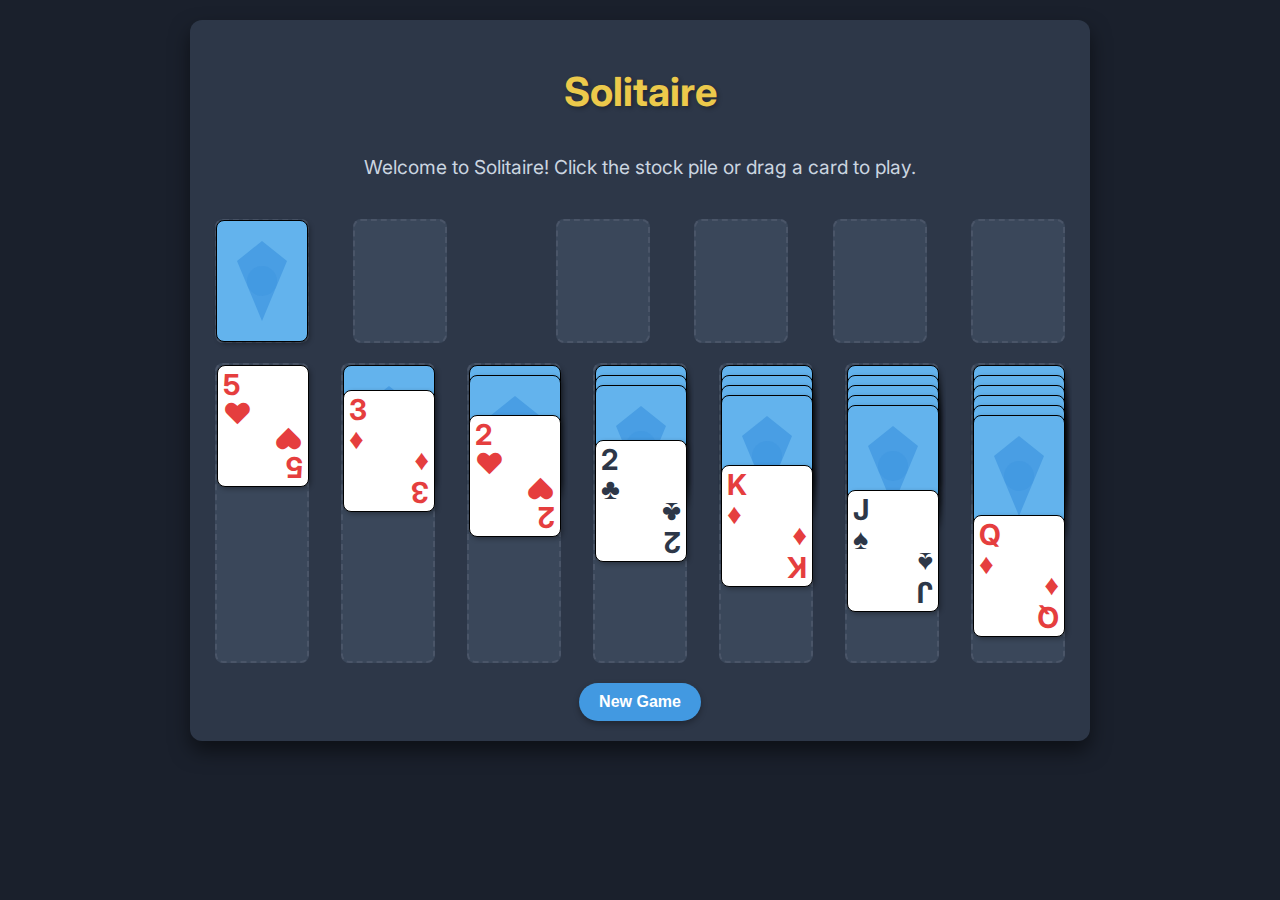
<file: SolitaireGame.html>
<!DOCTYPE html>
<html lang="en">
<head>
    <meta charset="UTF-8">
    <meta name="viewport" content="width=device-width, initial-scale=1.0">
    <title>Solitaire Game</title>
    <link href="https://fonts.googleapis.com/css2?family=Inter:wght@400;700&display=swap" rel="stylesheet">
    <style>
        /* General body styling */
        body {
            margin: 0;
            overflow-y: auto;
            display: flex;
            flex-direction: column;
            justify-content: flex-start;
            align-items: center;
            min-height: 100vh;
            background-color: #1a202c; /* Dark gray background */
            font-family: 'Inter', sans-serif;
            color: #ffffff;
            padding: 20px;
            box-sizing: border-box;
        }

        /* Game container styling */
        .solitaire-game-container {
            display: flex;
            flex-direction: column;
            align-items: center;
            background-color: #2d3748; /* Slightly lighter dark background */
            border-radius: 12px;
            padding: 20px;
            box-shadow: 0 10px 20px rgba(0, 0, 0, 0.5);
            max-width: 900px; /* Max width for desktop */
            width: 100%; /* Fluid width */
            box-sizing: border-box;
            margin-bottom: 20px;
        }

        h1 {
            font-size: 2.5rem;
            font-weight: 700;
            margin-bottom: 20px;
            color: #ecc94b; /* Yellow accent for title */
            text-shadow: 2px 2px 4px rgba(0, 0, 0, 0.3);
            text-align: center;
        }

        #solitaire-message {
            font-size: 1.2rem;
            margin-bottom: 20px;
            color: #cbd5e0;
            text-align: center;
        }

        /* Solitaire Board Layout */
        .solitaire-board {
            display: flex;
            flex-direction: column;
            gap: 20px;
            width: 100%;
            max-width: 850px; /* Adjust as needed */
            margin-top: 20px;
        }

        /* Top section: Stock, Waste, Foundations */
        .top-piles {
            display: flex;
            justify-content: space-between;
            gap: 10px;
            min-height: 100px; /* Ensure space for cards */
        }

        .pile {
            border: 2px dashed #4a5568;
            border-radius: 8px;
            width: 90px; /* Card width */
            height: 120px; /* Card height */
            display: flex;
            justify-content: center;
            align-items: center;
            position: relative; /* For stacking cards */
        }

        .pile.stock {
            background-color: #3a475a;
            cursor: pointer;
        }

        .pile.stock:hover {
            border-color: #48bb78;
        }

        .pile.waste {
            background-color: #3a475a;
        }

        .pile.foundation {
            background-color: #3a475a;
        }

        /* Tableau piles */
        .tableau-piles {
            display: flex;
            justify-content: space-between;
            gap: 10px;
            min-height: 300px; /* Enough height for stacked cards */
        }

        .tableau-pile {
            border: 2px dashed #4a5568;
            border-radius: 8px;
            width: 90px; /* Card width */
            min-height: 120px; /* Initial height, will expand */
            position: relative;
            background-color: #3a475a;
        }

        /* Card styling */
        .card {
            width: 90px;
            height: 120px;
            background-color: #fff;
            border: 1px solid #000;
            border-radius: 8px;
            position: absolute;
            display: flex;
            flex-direction: column;
            justify-content: space-between;
            align-items: center;
            font-size: 1.5rem;
            font-weight: bold;
            color: #000;
            box-shadow: 2px 2px 5px rgba(0, 0, 0, 0.3);
            cursor: grab;
            transition: transform 0.1s ease;
            user-select: none; /* Prevent text selection */
        }

        .card.red {
            color: #e53e3e; /* Red for Hearts and Diamonds */
        }

        .card.black {
            color: #2d3748; /* Black for Clubs and Spades */
        }

        .card.face-down {
            background-color: #63b3ed; /* Blue back for cards */
            background-image: url('data:image/svg+xml;utf8,<svg xmlns="http://www.w3.org/2000/svg" width="90" height="120" viewBox="0 0 90 120"><rect x="0" y="0" width="90" height="120" fill="%2363b3ed" rx="8"/><path d="M45 20 L70 40 L45 100 L20 40 Z" fill="%234299e1" opacity="0.8"/><circle cx="45" cy="60" r="15" fill="%234299e1" opacity="0.8"/></svg>');
            background-size: cover;
            color: transparent; /* Hide text */
            cursor: pointer;
        }

        .card.face-down:hover {
            transform: translateY(-2px);
        }

        .card.dragging {
            opacity: 0.7;
            z-index: 1000;
            cursor: grabbing;
        }

        .card-rank {
            font-size: 1.4em;
            padding: 5px;
        }

        .card-suit {
            font-size: 1.2em;
            padding: 5px;
        }

        .card-top-left, .card-bottom-right {
            position: absolute;
            font-size: 1.2em;
            line-height: 1;
        }

        .card-top-left {
            top: 5px;
            left: 5px;
        }

        .card-bottom-right {
            bottom: 5px;
            right: 5px;
            transform: rotate(180deg);
        }

        /* Offset for stacked cards in tableau */
        .tableau-pile .card:not(.face-down) {
            position: absolute;
            left: 0;
            /* Top will be set by JS dynamically */
        }
        .tableau-pile .card.face-down {
            position: absolute;
            left: 0;
            /* Top will be set by JS dynamically */
        }

        /* Ensure correct stacking order */
        .card:nth-child(1) { z-index: 1; }
        .card:nth-child(2) { z-index: 2; }
        .card:nth-child(3) { z-index: 3; }
        .card:nth-child(4) { z-index: 4; }
        .card:nth-child(5) { z-index: 5; }
        .card:nth-child(6) { z-index: 6; }
        .card:nth-child(7) { z-index: 7; }
        .card:nth-child(8) { z-index: 8; }
        .card:nth-child(9) { z-index: 9; }
        .card:nth-child(10) { z-index: 10; }
        .card:nth-child(11) { z-index: 11; }
        .card:nth-child(12) { z-index: 12; }
        .card:nth-child(13) { z-index: 13; }

        /* Game controls */
        .game-controls {
            margin-top: 20px;
            display: flex;
            gap: 15px;
        }

        .game-button {
            padding: 10px 20px;
            font-size: 1rem;
            font-weight: 600;
            color: #fff;
            background-color: #4299e1; /* Blue button */
            border: none;
            border-radius: 25px;
            cursor: pointer;
            transition: all 0.3s ease;
            box-shadow: 0 3px 6px rgba(0, 0, 0, 0.3);
            outline: none;
        }

        .game-button:hover {
            background-color: #3182ce;
            transform: translateY(-2px);
        }

        .game-button:disabled {
            background-color: #a0aec0;
            cursor: not-allowed;
            box-shadow: none;
            transform: none;
        }

        /* Modal for messages */
        .modal {
            display: none; /* Hidden by default */
            position: fixed; /* Stay in place */
            z-index: 1001; /* Sit on top, above cards */
            left: 0;
            top: 0;
            width: 100%; /* Full width */
            height: 100%; /* Full height */
            overflow: auto; /* Enable scroll if needed */
            background-color: rgba(0,0,0,0.7); /* Black w/ opacity */
            justify-content: center;
            align-items: center;
        }

        .modal-content {
            background-color: #2d3748;
            margin: auto;
            padding: 30px;
            border: 1px solid #888;
            width: 80%;
            max-width: 400px;
            border-radius: 10px;
            box-shadow: 0 5px 15px rgba(0,0,0,0.5);
            text-align: center;
            position: relative;
        }

        .close-button {
            color: #aaa;
            position: absolute;
            top: 10px;
            right: 15px;
            font-size: 28px;
            font-weight: bold;
            cursor: pointer;
        }

        .close-button:hover,
        .close-button:focus {
            color: #fff;
            text-decoration: none;
            cursor: pointer;
        }
    </style>
</head>
<body>
    <div class="solitaire-game-container">
        <h1>Solitaire</h1>
        <p id="solitaire-message">Click the stock pile to start!</p>

        <div class="solitaire-board">
            <div class="top-piles">
                <div id="stock-pile" class="pile stock"></div>
                <div id="waste-pile" class="pile waste"></div>
                <div style="width: 20px;"></div> <!-- Spacer -->
                <div id="foundation-club" class="pile foundation"></div>
                <div id="foundation-diamond" class="pile foundation"></div>
                <div id="foundation-heart" class="pile foundation"></div>
                <div id="foundation-spade" class="pile foundation"></div>
            </div>

            <div class="tableau-piles">
                <div id="tableau-0" class="tableau-pile"></div>
                <div id="tableau-1" class="tableau-pile"></div>
                <div id="tableau-2" class="tableau-pile"></div>
                <div id="tableau-3" class="tableau-pile"></div>
                <div id="tableau-4" class="tableau-pile"></div>
                <div id="tableau-5" class="tableau-pile"></div>
                <div id="tableau-6" class="tableau-pile"></div>
            </div>
        </div>

        <div class="game-controls">
            <button id="newGameButton" class="game-button">New Game</button>
        </div>
    </div>

    <!-- Modal for game messages -->
    <div id="gameModal" class="modal">
        <div class="modal-content">
            <span class="close-button">&times;</span>
            <p id="modalMessage"></p>
            <button id="modalOkButton" class="game-button">OK</button>
        </div>
    </div>

    <script>
        // Game state variables
        const SUITS = ['H', 'D', 'C', 'S']; // Hearts, Diamonds, Clubs, Spades
        const RANKS = ['A', '2', '3', '4', '5', '6', '7', '8', '9', '10', 'J', 'Q', 'K']; // Ace, 2-10, Jack, Queen, King
        const SUIT_SYMBOLS = {
            'H': '♥', 'D': '♦', 'C': '♣', 'S': '♠'
        };
        const RED_SUITS = ['H', 'D'];

        let deck = [];
        let stock = [];
        let waste = [];
        let foundations = { 'H': [], 'D': [], 'C': [], 'S': [] };
        let tableau = Array.from({ length: 7 }, () => []);

        let selectedCards = []; // Cards currently being dragged
        let dragSourcePile = null; // Reference to the pile the cards were dragged from
        let dragOffset = { x: 0, y: 0 }; // Offset for dragging visual
        let isDragging = false;
        let originalCardPositions = new Map(); // Store original positions for dragged cards

        // DOM elements
        const messageDisplay = document.getElementById('solitaire-message');
        const newGameButton = document.getElementById('newGameButton');
        const stockPileEl = document.getElementById('stock-pile');
        const wastePileEl = document.getElementById('waste-pile');
        const foundationEls = {
            'H': document.getElementById('foundation-heart'),
            'D': document.getElementById('foundation-diamond'),
            'C': document.getElementById('foundation-club'),
            'S': document.getElementById('foundation-spade')
        };
        const tableauEls = Array.from({ length: 7 }, (_, i) => document.getElementById(`tableau-${i}`));

        // Modal elements
        const gameModal = document.getElementById('gameModal');
        const modalMessage = document.getElementById('modalMessage');
        const closeButton = document.querySelector('.close-button');
        const modalOkButton = document.getElementById('modalOkButton');

        /**
         * Represents a playing card.
         * @param {string} rank - The rank of the card (A, 2-K).
         * @param {string} suit - The suit of the card (H, D, C, S).
         * @param {boolean} faceUp - Whether the card is face up or face down.
         */
        class Card {
            constructor(rank, suit, faceUp = false) {
                this.rank = rank;
                this.suit = suit;
                this.faceUp = faceUp;
                this.id = `${rank}${suit}-${Date.now()}-${Math.random().toString(36).substring(2, 9)}`; // Unique ID
            }

            isRed() {
                return RED_SUITS.includes(this.suit);
            }

            getRankValue() {
                if (this.rank === 'A') return 1;
                if (this.rank === 'J') return 11;
                if (this.rank === 'Q') return 12;
                if (this.rank === 'K') return 13;
                return parseInt(this.rank);
            }

            createElement() {
                const cardEl = document.createElement('div');
                cardEl.classList.add('card');
                cardEl.dataset.rank = this.rank;
                cardEl.dataset.suit = this.suit;
                cardEl.id = this.id;

                if (this.faceUp) {
                    cardEl.classList.remove('face-down');
                    cardEl.classList.add(this.isRed() ? 'red' : 'black');
                    cardEl.innerHTML = `
                        <div class="card-top-left">${this.rank}<br>${SUIT_SYMBOLS[this.suit]}</div>
                        <div class="card-bottom-right">${this.rank}<br>${SUIT_SYMBOLS[this.suit]}</div>
                    `;
                } else {
                    cardEl.classList.add('face-down');
                }
                return cardEl;
            }
        }

        /**
         * Initializes a new deck of 52 cards.
         */
        function createDeck() {
            deck = [];
            for (const suit of SUITS) {
                for (const rank of RANKS) {
                    deck.push(new Card(rank, suit));
                }
            }
        }

        /**
         * Shuffles the deck using Fisher-Yates algorithm.
         */
        function shuffleDeck() {
            for (let i = deck.length - 1; i > 0; i--) {
                const j = Math.floor(Math.random() * (i + 1));
                [deck[i], deck[j]] = [deck[j], deck[i]]; // Swap
            }
        }

        /**
         * Deals cards to the tableau piles.
         */
        function dealCards() {
            // Clear previous game state
            stock = [];
            waste = [];
            foundations = { 'H': [], 'D': [], 'C': [], 'S': [] };
            tableau = Array.from({ length: 7 }, () => []);

            // Deal to tableau
            for (let i = 0; i < 7; i++) {
                for (let j = i; j < 7; j++) {
                    const card = deck.pop();
                    if (j === i) { // Last card in each pile is face up
                        card.faceUp = true;
                    }
                    tableau[j].push(card);
                }
            }
            stock = deck; // Remaining cards go to stock
            renderBoard();
            updateMessage("Click the stock pile or drag a card to play!");
        }

        /**
         * Renders the entire game board UI.
         */
        function renderBoard() {
            // Clear all piles
            stockPileEl.innerHTML = '';
            wastePileEl.innerHTML = '';
            for (const suit in foundationEls) {
                foundationEls[suit].innerHTML = '';
            }
            tableauEls.forEach(el => el.innerHTML = '');

            // Render Stock Pile
            if (stock.length > 0) {
                const topCard = stock[stock.length - 1].createElement();
                topCard.classList.add('face-down'); // Stock cards are always face down
                stockPileEl.appendChild(topCard);
            }

            // Render Waste Pile
            if (waste.length > 0) {
                // Only show the top few cards, fanned out
                const displayCount = Math.min(waste.length, 3); // Show last 3 cards
                for (let i = 0; i < displayCount; i++) {
                    const card = waste[waste.length - displayCount + i];
                    const cardEl = card.createElement();
                    cardEl.style.position = 'absolute';
                    cardEl.style.left = `${i * 20}px`; // Fan out horizontally
                    cardEl.style.zIndex = i;
                    wastePileEl.appendChild(cardEl);
                    if (i === displayCount - 1) { // Only the top card is draggable
                         cardEl.addEventListener('mousedown', (e) => startDrag(e, card, null, null, 'waste'));
                         cardEl.addEventListener('touchstart', (e) => startDrag(e, card, null, null, 'waste'));
                    }
                }
            }

            // Render Foundations
            for (const suit in foundations) {
                if (foundations[suit].length > 0) {
                    const topCard = foundations[suit][foundations[suit].length - 1].createElement();
                    foundationEls[suit].appendChild(topCard);
                }
            }

            // Render Tableau Piles
            tableau.forEach((pile, pileIndex) => {
                pile.forEach((card, cardIndex) => {
                    const cardEl = card.createElement();
                    cardEl.style.top = `${cardIndex * (card.faceUp ? 25 : 10)}px`; // Stack offset
                    cardEl.style.zIndex = cardIndex; // Stacking order
                    tableauEls[pileIndex].appendChild(cardEl);

                    // Add drag listeners only to face-up cards
                    if (card.faceUp) {
                        cardEl.addEventListener('mousedown', (e) => startDrag(e, card, pileIndex, cardIndex, 'tableau'));
                        cardEl.addEventListener('touchstart', (e) => startDrag(e, card, pileIndex, cardIndex, 'tableau'));
                    } else if (cardIndex === pile.length - 1) { // Only the top face-down card can be flipped
                         cardEl.addEventListener('click', () => flipTableauCard(pileIndex, cardIndex));
                    }
                });
            });
        }

        /**
         * Flips the top face-down card in a tableau pile.
         * @param {number} pileIndex - The index of the tableau pile.
         * @param {number} cardIndex - The index of the card to flip.
         */
        function flipTableauCard(pileIndex, cardIndex) {
            if (tableau[pileIndex][cardIndex] && !tableau[pileIndex][cardIndex].faceUp) {
                tableau[pileIndex][cardIndex].faceUp = true;
                renderBoard();
                checkWinCondition();
            }
        }

        /**
         * Handles clicking the stock pile to draw cards to the waste pile.
         */
        function drawFromStock() {
            if (stock.length > 0) {
                // Draw 1 card (standard Klondike)
                const card = stock.pop();
                card.faceUp = true;
                waste.push(card);
            } else if (waste.length > 0) {
                // If stock is empty, move waste back to stock (face down)
                stock = waste.reverse().map(card => {
                    card.faceUp = false;
                    return card;
                });
                waste = [];
                updateMessage("Stock reset from waste pile.");
            } else {
                updateMessage("No more cards to draw!");
            }
            renderBoard();
        }

        /**
         * Checks if a card can be moved to a tableau pile.
         * @param {Card} cardToMove - The card being moved.
         * @param {Card|null} targetCard - The card on top of the target pile, or null if pile is empty.
         * @returns {boolean} True if the move is valid, false otherwise.
         */
        function isValidTableauMove(cardToMove, targetCard) {
            if (!targetCard) {
                return cardToMove.rank === 'K'; // Only King can be placed on empty tableau pile
            }
            // Must be alternating colors and one rank lower
            return cardToMove.isRed() !== targetCard.isRed() &&
                   cardToMove.getRankValue() === targetCard.getRankValue() - 1;
        }

        /**
         * Checks if a card can be moved to a foundation pile.
         * @param {Card} cardToMove - The card being moved.
         * @param {string} targetSuit - The suit of the target foundation.
         * @returns {boolean} True if the move is valid, false otherwise.
         */
        function isValidFoundationMove(cardToMove, targetSuit) {
            if (cardToMove.suit !== targetSuit) {
                return false; // Must match suit
            }
            const foundationPile = foundations[targetSuit];
            if (foundationPile.length === 0) {
                return cardToMove.rank === 'A'; // Only Ace can start a foundation
            }
            const topCard = foundationPile[foundationPile.length - 1];
            // Must be same suit and one rank higher
            return cardToMove.getRankValue() === topCard.getRankValue() + 1;
        }

        /**
         * Updates the message displayed to the user.
         * @param {string} msg - The message to display.
         */
        function updateMessage(msg) {
            messageDisplay.textContent = msg;
        }

        /**
         * Shows the custom modal with a message.
         * @param {string} message - The message to display in the modal.
         */
        function showModal(message) {
            modalMessage.textContent = message;
            gameModal.style.display = 'flex'; // Use flex to center
        }

        /**
         * Hides the custom modal.
         */
        function hideModal() {
            gameModal.style.display = 'none';
        }

        /**
         * Checks if the game has been won.
         * @returns {boolean} True if all foundations are complete, false otherwise.
         */
        function checkWinCondition() {
            let allFoundationsComplete = true;
            for (const suit in foundations) {
                if (foundations[suit].length !== RANKS.length) { // Each foundation should have 13 cards
                    allFoundationsComplete = false;
                    break;
                }
            }
            if (allFoundationsComplete) {
                showModal("Congratulations! You won Solitaire!");
                updateMessage("You won! Click New Game to play again.");
            }
            return allFoundationsComplete;
        }

        // --- Drag and Drop Logic ---
        function startDrag(e, card, pileIndex, cardIndex, pileType) {
            if (!card.faceUp) return; // Only drag face-up cards

            isDragging = true;
            selectedCards = [];
            dragSourcePile = { type: pileType, index: pileIndex, cardIndex: cardIndex };
            originalCardPositions.clear(); // Clear previous positions

            let startX, startY;
            if (e.type === 'mousedown') {
                startX = e.clientX;
                startY = e.clientY;
            } else if (e.type === 'touchstart') {
                startX = e.touches[0].clientX;
                startY = e.touches[0].clientY;
            }

            // If dragging from tableau, collect all face-up cards below the clicked card
            if (pileType === 'tableau') {
                for (let i = cardIndex; i < tableau[pileIndex].length; i++) {
                    selectedCards.push(tableau[pileIndex][i]);
                }
            } else if (pileType === 'waste') {
                // Only the top card from waste can be dragged
                selectedCards.push(waste[waste.length - 1]);
            }

            // Create temporary drag elements and position them
            selectedCards.forEach((c, i) => {
                const cardEl = document.getElementById(c.id);
                if (cardEl) {
                    const rect = cardEl.getBoundingClientRect();
                    originalCardPositions.set(c.id, { left: rect.left, top: rect.top }); // Store original screen position
                    cardEl.classList.add('dragging');
                    cardEl.style.position = 'fixed'; // Fix position relative to viewport
                    cardEl.style.left = `${rect.left}px`;
                    cardEl.style.top = `${rect.top}px`;
                    cardEl.style.zIndex = 1000 + i; // Ensure stacking order during drag
                }
            });

            const firstCardEl = document.getElementById(card.id);
            if (firstCardEl) {
                const rect = firstCardEl.getBoundingClientRect();
                dragOffset.x = startX - rect.left;
                dragOffset.y = startY - rect.top;
            }

            document.addEventListener('mousemove', doDrag);
            document.addEventListener('mouseup', endDrag);
            document.addEventListener('touchmove', doDrag, { passive: false });
            document.addEventListener('touchend', endDrag);
        }

        function doDrag(e) {
            if (!isDragging) return;

            e.preventDefault(); // Prevent scrolling on touch devices

            let currentX, currentY;
            if (e.type === 'mousemove') {
                currentX = e.clientX;
                currentY = e.clientY;
            } else if (e.type === 'touchmove') {
                currentX = e.touches[0].clientX;
                currentY = e.touches[0].clientY;
            }

            selectedCards.forEach((c, i) => {
                const cardEl = document.getElementById(c.id);
                if (cardEl) {
                    // Maintain relative offset for stacked cards during drag
                    const stackOffset = (c.faceUp ? 25 : 10) * i;
                    cardEl.style.left = `${currentX - dragOffset.x}px`;
                    cardEl.style.top = `${currentY - dragOffset.y + stackOffset}px`;
                }
            });
        }

        function endDrag(e) {
            if (!isDragging) return;

            isDragging = false;
            document.removeEventListener('mousemove', doDrag);
            document.removeEventListener('mouseup', endDrag);
            document.removeEventListener('touchmove', doDrag);
            document.removeEventListener('touchend', endDrag);

            const firstDraggedCard = selectedCards[0];
            let targetPileEl = null;
            let dropSuccessful = false;

            let endX, endY;
            if (e.type === 'mouseup') {
                endX = e.clientX;
                endY = e.clientY;
            } else if (e.type === 'touchend') {
                if (e.changedTouches.length > 0) {
                    endX = e.changedTouches[0].clientX;
                    endY = e.changedTouches[0].clientY;
                } else {
                    endX = -1; endY = -1;
                }
            }

            if (endX !== -1 && endY !== -1) {
                // Check tableau piles as drop targets
                for (let i = 0; i < tableauEls.length; i++) {
                    const rect = tableauEls[i].getBoundingClientRect();
                    // Define a larger drop zone for tableau piles to make dropping easier
                    const dropZoneRect = {
                        left: rect.left,
                        right: rect.right,
                        top: rect.top,
                        bottom: document.body.clientHeight // Extend to bottom of screen for tableau
                    };

                    if (endX >= dropZoneRect.left && endX <= dropZoneRect.right && endY >= dropZoneRect.top && endY <= dropZoneRect.bottom) {
                        const targetPile = tableau[i];
                        const topCardInTarget = targetPile.length > 0 ? targetPile[targetPile.length - 1] : null;

                        if (isValidTableauMove(firstDraggedCard, topCardInTarget)) {
                            // Perform the move in the game state
                            if (dragSourcePile.type === 'tableau') {
                                tableau[dragSourcePile.index].splice(dragSourcePile.cardIndex);
                            } else if (dragSourcePile.type === 'waste') {
                                waste.pop();
                            }

                            selectedCards.forEach(card => targetPile.push(card));
                            dropSuccessful = true;
                            updateMessage("Card moved to tableau.");
                            break;
                        }
                    }
                }

                // If not dropped on tableau, check foundation piles (only single cards can go here)
                if (!dropSuccessful && selectedCards.length === 1) {
                    for (const suit in foundationEls) {
                        const rect = foundationEls[suit].getBoundingClientRect();
                        if (endX >= rect.left && endX <= rect.right && endY >= rect.top && endY <= rect.bottom) {
                            if (isValidFoundationMove(firstDraggedCard, suit)) {
                                // Perform the move in the game state
                                if (dragSourcePile.type === 'tableau') {
                                    tableau[dragSourcePile.index].pop();
                                } else if (dragSourcePile.type === 'waste') {
                                    waste.pop();
                                }
                                foundations[suit].push(firstDraggedCard);
                                dropSuccessful = true;
                                updateMessage("Card moved to foundation.");
                                break;
                            }
                        }
                    }
                }
            }

            // Reset card positions and remove dragging class
            selectedCards.forEach(c => {
                const cardEl = document.getElementById(c.id);
                if (cardEl) {
                    cardEl.classList.remove('dragging');
                    cardEl.style.position = 'absolute'; // Reset to relative positioning within pile
                    cardEl.style.left = '0px'; // Reset left
                    cardEl.style.top = '0px'; // Reset top, will be set by renderBoard
                    cardEl.style.zIndex = ''; // Reset z-index
                }
            });

            // If drag was from tableau and pile is now empty, flip the top face-down card if any
            if (dropSuccessful && dragSourcePile && dragSourcePile.type === 'tableau') {
                const sourcePile = tableau[dragSourcePile.index];
                if (sourcePile.length > 0 && !sourcePile[sourcePile.length - 1].faceUp) {
                    sourcePile[sourcePile.length - 1].faceUp = true;
                }
            }

            renderBoard();
            checkWinCondition();
            selectedCards = [];
            dragSourcePile = null;
        }


        // Event Listeners
        stockPileEl.addEventListener('click', drawFromStock);
        newGameButton.addEventListener('click', initializeGame);

        closeButton.addEventListener('click', hideModal);
        modalOkButton.addEventListener('click', hideModal);
        window.addEventListener('click', (event) => {
            if (event.target === gameModal) {
                hideModal();
            }
        });

        // Initialize the game when the page loads
        window.onload = initializeGame;

        function initializeGame() {
            createDeck();
            shuffleDeck();
            dealCards();
            updateMessage("Welcome to Solitaire! Click the stock pile or drag a card to play.");
        }
    </script>
</body>
</html>
</file>
<file: styles.css>
/* Simple CSS for body text */
body {
    font-family: Arial, sans-serif;
    margin: 0;
    padding: 20px;
    text-align: left;
    position: relative;
}
h1 {
    text-align: center;
    margin-top: 40px; /* Two text lines distance from navigation */
}
p {
    margin-bottom: 15px;
}
nav {
    background-color: #333;
    overflow: hidden;
    width: 100%;
    position: absolute;
    top: 0;
    left: 0;
}
nav a {
    display: inline-block;
    color: white;
    text-align: center;
    padding: 14px 20px;
    text-decoration: none;
}
nav a:hover {
    background-color: #ddd;
    color: black;
}
.riddle-list {
    margin-top: 20px;
}
.riddle {
    margin-bottom: 20px;
}
.answer.hidden {
    display: none;
}
.cat-container {
    font-size: 20px;
    line-height: 1.5;
    text-align: center;
    position: absolute;
    top: 20px;
    right: 20px;
}
/* Style for button */
#startColorChange {
    position: absolute;
    left: 20px; /* Adjust left position */
    top: 200px; /* Adjust top position */
}
.cat-drawing {
    text-align: center;
    margin-top: 40px;
}
.cat-drawing pre {
    white-space: pre-wrap;
    margin-bottom: 15px;
}
</file>
